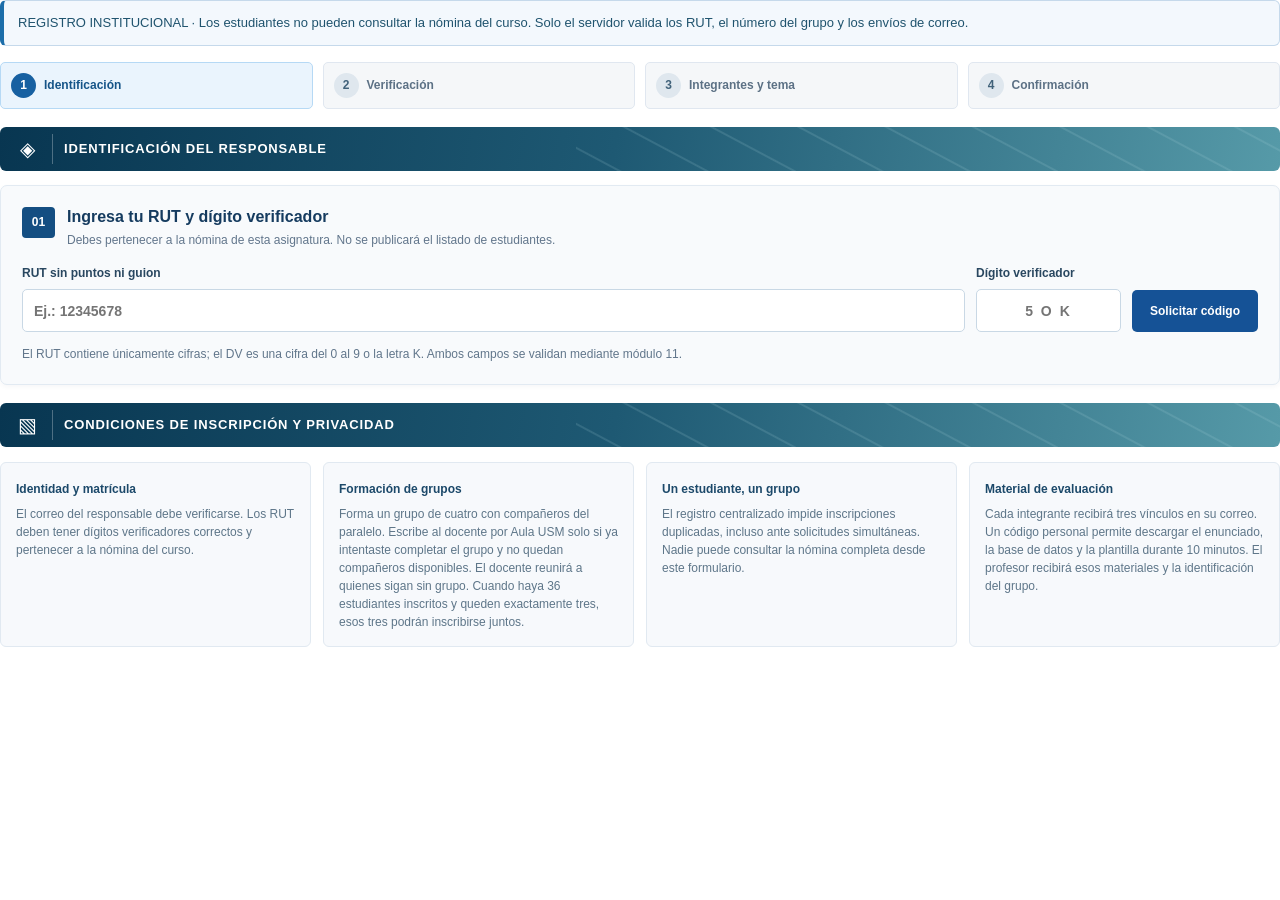
<file: tareaIA/index.html>
<!doctype html>
<html lang="es-CL">
<head>
  <meta charset="utf-8" />
  <meta name="viewport" content="width=device-width,initial-scale=1" />
  <meta name="theme-color" content="#164b9d" />
  <meta name="robots" content="noindex,nofollow" />
  <meta name="description" content="Inscripción de grupos para Estadística Descriptiva, MAT007A25, paralelo 300. Validación privada por RUT y DV." />
  <title>Inscripción de grupos | Estadística Descriptiva · UTFSM</title>
  <link rel="stylesheet" href="assets/style.css?v=2" />
  <link rel="stylesheet" href="assets/carga.css" />

<style>
/* Formulario para incrustar en Moodle: la plataforma ya aporta cabecera,
   navegación, título de curso y contenedor visual. */
html { background:transparent!important; scroll-behavior:auto; width:100%; min-width:0; }
body { margin:0!important; background:transparent!important; width:100%; min-width:0; }
.wrapper { max-width:none!important; width:100%!important; min-width:0!important; margin:0!important; padding:0!important; }
.page { width:100%!important; max-width:none!important; min-width:0!important; background:transparent!important; border:0!important; border-radius:0!important;
        box-shadow:none!important; padding:0!important; }
.info-note { margin-top:0!important; }
.stepper { margin:16px 0 8px; }
.section { margin-top:18px; }
.section:last-child { margin-bottom:6px; }
@media(max-width:770px) {
  .stepper { gap:6px; }
  .panel { padding:14px; }
}
</style>
</head>
<body class="moodle-content">
<main class="wrapper" aria-label="Formulario de inscripción de grupos">
<div class="page">
    <div class="info-note" id="modeNotice" role="status"></div>
    <div class="stepper" aria-label="Etapas de la inscripción"><div class="step now" id="step1"><b>1</b><span>Identificación</span></div><div class="step" id="step2"><b>2</b><span>Verificación</span></div><div class="step" id="step3"><b>3</b><span>Integrantes y tema</span></div><div class="step" id="step4"><b>4</b><span>Confirmación</span></div></div>
    <div class="carga-curso" id="carga" role="status" aria-live="polite" aria-atomic="true"></div>
    <section class="section" id="authSection" aria-labelledby="titleAuth"><div class="section-band"><span class="band-icon" aria-hidden="true">◈</span><h2 id="titleAuth">Identificación del responsable</h2></div>
      <div class="panel" id="authPanel">
        <div class="panel-heading"><span class="counter">01</span><div><h3>Ingresa tu RUT y dígito verificador</h3><p>Debes pertenecer a la nómina de esta asignatura. No se publicará el listado de estudiantes.</p></div></div>
        <form id="authForm" novalidate><div class="login-fields"><label class="control">RUT sin puntos ni guion<input id="loginNumero" class="field" type="text" inputmode="numeric" autocomplete="off" maxlength="8" placeholder="Ej.: 12345678" aria-describedby="rutHelp" required /></label><label class="control dv-control">Dígito verificador<input id="loginDV" class="field dv-field" type="text" inputmode="text" autocapitalize="characters" maxlength="1" placeholder="5 o K" required /></label><button id="sendCodeBtn" class="btn primary" type="submit">Solicitar código</button></div></form>
        <p class="minor" id="rutHelp">El RUT contiene únicamente cifras; el DV es una cifra del 0 al 9 o la letra K. Ambos campos se validan mediante módulo 11.</p>
      </div>
      <div class="panel hidden" id="otpPanel"><div class="panel-heading"><span class="counter">02</span><div><h3>Verificación mediante correo electrónico</h3><p>Si el RUT figura en el curso, se enviará un código al correo registrado. No se revela la dirección.</p></div></div><form id="otpForm"><div class="otp-line"><label class="control">Código de seis dígitos<input class="field otp" id="otpCode" type="text" inputmode="numeric" maxlength="6" autocomplete="one-time-code" placeholder="000000" required /></label><button class="btn primary" type="submit" id="verifyBtn">Verificar e ingresar</button></div></form><button class="text-button" type="button" id="backLogin">Cambiar RUT</button></div>
    </section>
    <div id="flash" class="message" role="alert" aria-live="polite"></div>
    <section class="section hidden" id="enrollment" aria-labelledby="titleEnroll"><div class="section-band"><span class="band-icon" aria-hidden="true">▤</span><h2 id="titleEnroll">Integrantes y número de grupo</h2></div>
      <div class="actor"><span class="actor-circle" aria-hidden="true">✓</span><div><b id="actorName">Responsable verificado</b><span>Correo validado · primer integrante asignado automáticamente</span></div></div>
      <div class="panel">
        <div class="panel-heading"><span class="counter">03</span><div><h3>Identifica a los integrantes del grupo</h3><p id="groupRule"></p><p>Todos los integrantes deben estar matriculados y no pertenecer ya a otro grupo. No se muestran nombres ni estados individuales.</p></div></div>
        <div class="member-table" role="group" aria-label="RUT de los integrantes">
          <div class="member-head"><span>Integrante</span><span>RUT (solo números)</span><span>DV</span><span>Validación</span></div>
          <div class="member-row lead" data-index="0"><span class="member-label"><b>01</b> Responsable</span><label><span class="sr-only">RUT integrante 1</span><input class="field member-number" type="text" inputmode="numeric" maxlength="8" readonly aria-readonly="true" /></label><label><span class="sr-only">DV integrante 1</span><input class="field member-dv" type="text" maxlength="1" readonly aria-readonly="true" /></label><span class="dv-status status-success">Verificado</span></div>
          <div class="member-row" data-index="1"><span class="member-label"><b>02</b> Integrante</span><label><span class="sr-only">RUT integrante 2</span><input class="field member-number" type="text" inputmode="numeric" maxlength="8" autocomplete="off" placeholder="Sin puntos" /></label><label><span class="sr-only">DV integrante 2</span><input class="field member-dv" type="text" inputmode="text" autocapitalize="characters" maxlength="1" placeholder="DV" /></label><span class="dv-status status-neutral">Pendiente</span></div>
          <div class="member-row" data-index="2"><span class="member-label"><b>03</b> Integrante</span><label><span class="sr-only">RUT integrante 3</span><input class="field member-number" type="text" inputmode="numeric" maxlength="8" autocomplete="off" placeholder="Sin puntos" /></label><label><span class="sr-only">DV integrante 3</span><input class="field member-dv" type="text" inputmode="text" autocapitalize="characters" maxlength="1" placeholder="DV" /></label><span class="dv-status status-neutral">Pendiente</span></div>
          <div class="member-row" data-index="3"><span class="member-label"><b>04</b> Integrante</span><label><span class="sr-only">RUT integrante 4</span><input class="field member-number" type="text" inputmode="numeric" maxlength="8" autocomplete="off" placeholder="Sin puntos" /></label><label><span class="sr-only">DV integrante 4</span><input class="field member-dv" type="text" inputmode="text" autocapitalize="characters" maxlength="1" placeholder="DV" /></label><span class="dv-status status-neutral">Pendiente</span></div>
        </div><div class="lower-line"><span id="counterText">1 de 4 RUT válidos</span><span class="privacy-inline">La matrícula y las inscripciones se comprobarán en el servidor al confirmar</span></div>
      </div>
      <div class="panel"><div class="panel-heading"><span class="counter">04</span><div><h3>Selecciona el número del grupo</h3><p>Un grupo reservado se deshabilita automáticamente. Los números no muestran información de sus integrantes.</p></div></div><div class="group-grid"><label class="control">Número de grupo<select id="groupSelect" class="field"><option value="">Seleccionar grupo...</option></select></label><div class="group-description"><span class="detail-label">CASO ASOCIADO</span><strong id="assignmentName">Selecciona un grupo</strong><p id="assignmentHint">Al completar la inscripción recibirás los vínculos a los tres materiales de tu grupo.</p></div></div><label class="consent"><input type="checkbox" id="acceptTerms"/><span>Declaro que todos los integrantes conocen y aceptan formar parte de este grupo y que he revisado cuidadosamente los RUT ingresados.</span></label><div class="form-actions"><button id="registerBtn" class="btn primary" disabled type="button">Confirmar inscripción del grupo</button><button type="button" class="btn secondary" id="refreshGroups">Actualizar disponibilidad</button></div></div>
    </section>
    <section class="result hidden" id="result" aria-live="polite"><div class="success-mark">✓</div><h2 id="resultTitle">Inscripción registrada</h2><p id="resultDetail"></p><div class="result-summary" id="resultSummary"></div><p class="minor" id="resultEmails"></p><div class="form-actions"><a hidden id="materialsLink" href="materiales.html" target="_blank" rel="noopener noreferrer">Acceder a los materiales de mi grupo</a><button id="previewMailBtn" type="button" class="btn secondary hidden">Ver simulación de correos</button><button id="demoReset" type="button" class="btn ghost hidden">Reiniciar solo la demostración</button></div></section>
    <section class="section condiciones-inscripcion"><div class="section-band"><span class="band-icon" aria-hidden="true">▧</span><h2>Condiciones de inscripción y privacidad</h2></div><div class="rules"><div><strong>Identidad y matrícula</strong><p>El correo del responsable debe verificarse. Los RUT deben tener dígitos verificadores correctos y pertenecer a la nómina del curso.</p></div><div><strong>Formación de grupos</strong><p>Forma un grupo de cuatro con compañeros del paralelo. Escribe al docente por Aula USM solo si ya intentaste completar el grupo y no quedan compañeros disponibles. El docente reunirá a quienes sigan sin grupo. Cuando haya 36 estudiantes inscritos y queden exactamente tres, esos tres podrán inscribirse juntos.</p></div><div><strong>Un estudiante, un grupo</strong><p>El registro centralizado impide inscripciones duplicadas, incluso ante solicitudes simultáneas. Nadie puede consultar la nómina completa desde este formulario.</p></div><div><strong>Material de evaluación</strong><p>Cada integrante recibirá tres vínculos en su correo. Un código personal permite descargar el enunciado, la base de datos y la plantilla durante 10 minutos. El profesor recibirá esos materiales y la identificación del grupo.</p></div></div></section>
</div>
</main>
<div id="modal" class="modal hidden" role="dialog" aria-modal="true" aria-labelledby="modalTitle"><div class="modal-card"><div class="modal-title"><h2 id="modalTitle">Notificaciones simuladas</h2><button type="button" id="closeModal" class="close" aria-label="Cerrar">×</button></div><pre id="modalText"></pre></div></div>
<script src="assets/config.js"></script>
<script src="assets/carga.js"></script>
<script src="assets/app.js?v=5"></script>
<script>
/* EST001A v1: comunicación de altura con el contenedor Moodle.
   Solo se transmite una dimensión (px); nunca datos personales del formulario. */
(function () {
  'use strict';
  if (window.parent === window) return; // vista independiente en GitHub Pages

  var CHANNEL = 'EST001A_MOODLE_IFRAME_V1';
  var content = document.querySelector('main.wrapper');
  if (!content) return;

  var scheduled = false;
  var lastHeight = 0;
  var requested = false;
  var targetOrigin = '*';
  try {
    if (document.referrer) targetOrigin = new URL(document.referrer).origin;
  } catch (_) {}

  function measureHeight() {
    // Medir el contenido y NO la altura del viewport del iframe:
    // evita bucles de crecimiento al modificar la altura desde Moodle.
    var bottom = content.getBoundingClientRect().bottom + window.scrollY;
    return Math.max(180, Math.min(32000, Math.ceil(bottom + 16)));
  }

  function report(force) {
    scheduled = false;
    var h = measureHeight();
    if (!force && Math.abs(h - lastHeight) < 2) return;
    lastHeight = h;
    window.parent.postMessage({channel: CHANNEL, type: 'height', height: h}, targetOrigin);
  }

  function queue(force) {
    requested = requested || !!force;
    if (scheduled) return;
    scheduled = true;
    requestAnimationFrame(function () {
      var fresh = requested;
      requested = false;
      report(fresh);
    });
  }

  // Solicitudes del padre en el momento de cargar o cambiar el ancho.
  window.addEventListener('message', function (event) {
    if (event.source !== window.parent) return;
    if (!event.data || event.data.channel !== CHANNEL || event.data.type !== 'request-height') return;
    if (targetOrigin !== '*' && event.origin !== targetOrigin) return;
    queue(true);
  });

  window.addEventListener('load', function () { queue(true); });
  window.addEventListener('resize', function () { queue(true); });
  window.addEventListener('orientationchange', function () { queue(true); });
  document.addEventListener('DOMContentLoaded', function () { queue(true); });

  if (window.ResizeObserver) {
    var resizeObserver = new ResizeObserver(function () { queue(false); });
    resizeObserver.observe(content);
    var page = content.querySelector('.page');
    if (page) resizeObserver.observe(page);
  }
  if (window.MutationObserver) {
    var mutations = new MutationObserver(function () { queue(false); });
    mutations.observe(content, {subtree:true, childList:true,
      attributes:true, attributeFilter:['class', 'style', 'hidden', 'aria-expanded']});
  }
  if (document.fonts && document.fonts.ready) {
    document.fonts.ready.then(function () { queue(true); });
  }
  queue(true);
})();
</script>
</body>
</html>
</file>
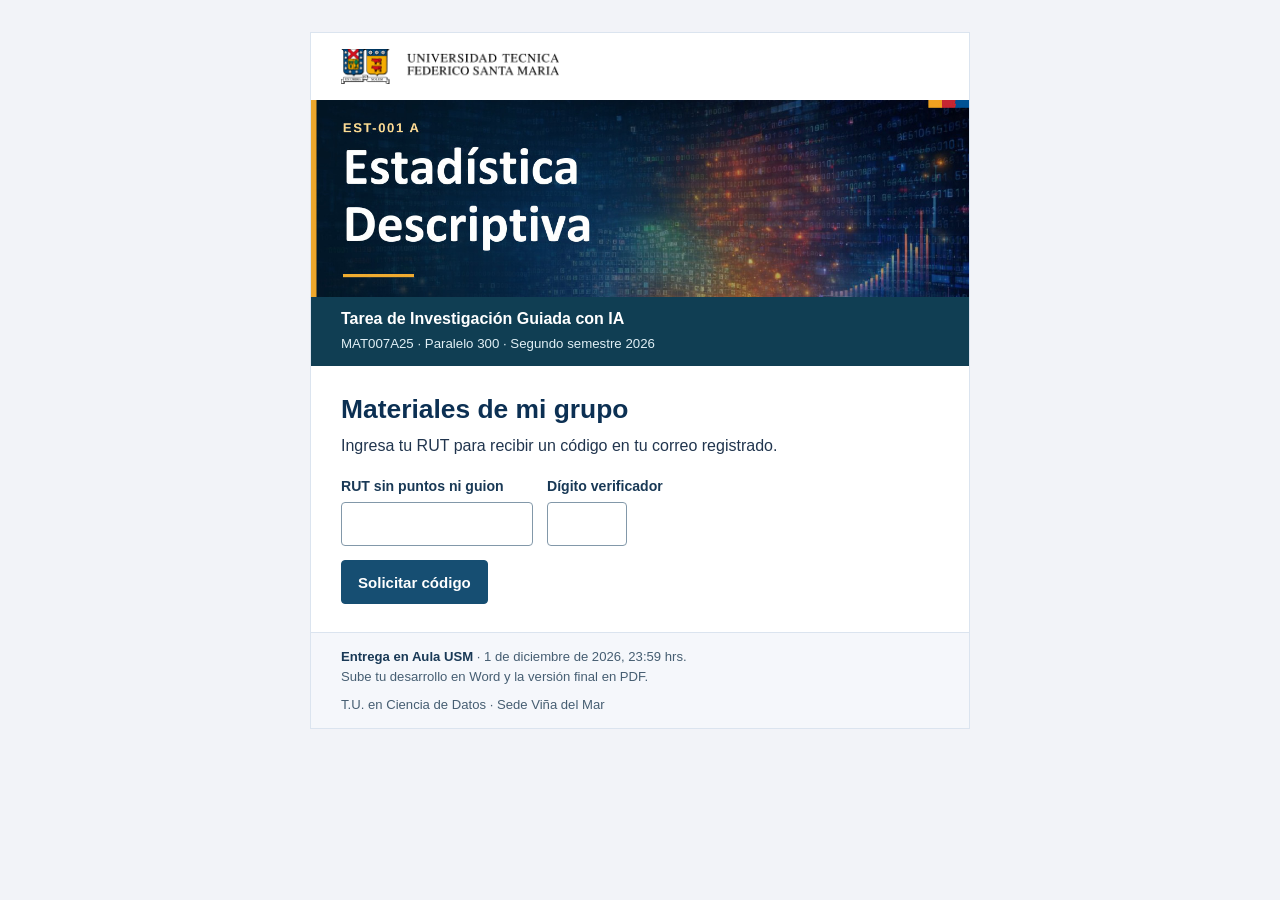
<file: tareaIA/materiales.html>
<!doctype html>
<html lang="es-CL">
<head>
  <meta charset="utf-8">
  <meta name="viewport" content="width=device-width,initial-scale=1">
  <meta name="referrer" content="no-referrer">
  <meta name="robots" content="noindex,nofollow">
  <meta http-equiv="Content-Security-Policy" content="default-src 'none'; script-src 'self'; style-src 'self'; img-src 'self'; connect-src 'self' https://bjduerrhpmwgwsxusmuy.supabase.co; form-action 'none'; base-uri 'none'">
  <title>Materiales de mi grupo · Estadística Descriptiva · USM</title>
  <link rel="stylesheet" href="assets/materiales.css?v=2">
  <link rel="stylesheet" href="assets/carga.css">
  <script defer src="assets/config.js"></script>
  <script defer src="assets/carga.js"></script>
  <script defer src="assets/materiales.js?v=2"></script>
</head>
<body>
  <main>
    <header>
      <div class="universidad"><img src="assets/logo-usm.png" width="218" height="35" alt="Universidad Técnica Federico Santa María"></div>
      <h1><img src="assets/cabecera-estadistica-descriptiva.jpg" width="1200" height="360" alt="Estadística Descriptiva · EST-001 A"></h1>
      <div class="asignatura">
        <p>Tarea de Investigación Guiada con IA</p>
        <p>MAT007A25 · Paralelo 300 · Segundo semestre 2026</p>
      </div>
    </header>
    <section aria-labelledby="heading">
      <h2 id="heading">Materiales de mi grupo</h2>
      <p id="hint">Ingresa tu RUT para recibir un código en tu correo registrado.</p>
      <div class="carga-curso" id="carga" role="status" aria-live="polite" aria-atomic="true"></div>
      <form id="identity">
        <div class="fields">
          <label>RUT sin puntos ni guion<input id="numero" inputmode="numeric" pattern="[0-9]{6,8}" maxlength="8" required></label>
          <label>Dígito verificador<input id="dv" maxlength="1" pattern="[0-9Kk]" autocapitalize="characters" required></label>
        </div>
        <button type="submit" id="pedir">Solicitar código</button>
      </form>
      <form id="verification" hidden>
        <label>Código de seis dígitos<input id="code" pattern="[0-9]{6}" maxlength="6" inputmode="numeric" autocomplete="one-time-code" required></label>
        <div class="acciones">
          <button type="submit" id="verificar">Verificar y descargar</button>
          <button type="button" id="back" class="secondary">Volver a ingresar mi RUT</button>
        </div>
      </form>
      <div id="choices" hidden>
        <div class="files">
          <button data-type="enunciado"><span data-etiqueta>Enunciado de la tarea</span><small>PDF</small></button>
          <button data-type="datos"><span data-etiqueta>Base de datos</span></button>
          <button data-type="plantilla"><span data-etiqueta>Plantilla de desarrollo</span><small>Word</small></button>
        </div>
        <button class="secondary" id="end">Cerrar acceso</button>
      </div>
      <p id="status" role="status" aria-live="polite" aria-atomic="true"></p>
      <noscript>Activa JavaScript en tu navegador para identificarte y descargar los archivos.</noscript>
    </section>
    <footer>
      <p><strong>Entrega en Aula USM</strong> · 1 de diciembre de 2026, 23:59 hrs.</p>
      <p>Sube tu desarrollo en Word y la versión final en PDF.</p>
      <p class="sede">T.U. en Ciencia de Datos · Sede Viña del Mar</p>
    </footer>
  </main>
</body>
</html>
</file>
<file: tareaIA/assets/style.css>
:root{--navy:#0c3053;--nav:#184ea4;--ink:#21354e;--muted:#62768c;--line:#dbe4ef;--soft:#f5f7fb;--teal:#4e98a5;--green:#13744d;--error:#ab3e3d;--bg:#f2f3f8}*{box-sizing:border-box}html{scroll-behavior:smooth}body{margin:0;background:var(--bg);font-family:Arial,Helvetica,sans-serif;color:var(--ink);font-size:14px;line-height:1.5}button,input,select{font:inherit}button{cursor:pointer}button:disabled{cursor:not-allowed;opacity:.53}input:focus,select:focus,button:focus-visible{outline:3px solid #94c7fa;outline-offset:2px}label{display:block}.hidden{display:none!important}.sr-only{position:absolute;width:1px;height:1px;padding:0;margin:-1px;overflow:hidden;clip:rect(0,0,0,0);white-space:nowrap;border:0}
.institution{background:#fff;box-shadow:0 1px 3px #1f304917}.institution-inner{max-width:1170px;min-height:53px;margin:0 auto;padding:7px 18px;display:flex;align-items:center;gap:29px}.brand{display:flex;align-items:center;gap:10px;min-width:190px}.mark{width:39px;height:38px;border:1px solid #285077;display:grid;grid-template-columns:repeat(2,1fr);grid-template-rows:repeat(2,1fr);flex-shrink:0;gap:1px;background:#fff;padding:2px;font:bold 11px Georgia,serif;text-align:center}.mark span{display:grid;place-items:center;background:#ffd447}.mark span:nth-child(2){background:#cc3348;color:#fff}.mark span:nth-child(3){background:#4b8cb7;color:#fff}.mark span:nth-child(4){background:#fff}.brand-name{font:bold 11px/1.1 Georgia,serif;letter-spacing:.3px}.top-context,.user-context{color:#536275;font-size:12px}.user-context{margin-left:auto}.nav{background:var(--nav);color:#fff}.nav-inner{max-width:1170px;margin:auto;padding:0 21px;display:flex;gap:25px}.nav-inner span{padding:9px 0;white-space:nowrap;font-size:12px}.nav-active{border-bottom:3px solid #fff;font-weight:bold}
.wrapper{max-width:1080px;margin:22px auto 50px;padding:0 16px}.course-heading{font-size:18px;letter-spacing:-.2px;margin:0 0 15px;font-weight:750;color:#232d3a}.course-heading span{font-weight:500;color:#647485;font-size:14px}.page{background:#fff;border:1px solid #e7edf4;border-radius:8px;padding:24px 24px 10px;box-shadow:0 3px 12px #263e5d08}.tabs{display:flex;gap:24px;border-bottom:1px solid #dfe8f0;margin-bottom:23px}.tab{padding:0 0 12px;color:#6b819a;font-size:12px}.tab.selected{font-weight:bold;color:#145195;border-bottom:3px solid #276cae;margin-bottom:-1px}.hero{position:relative;background:linear-gradient(108deg,#071e39,#123f69 62%,#286c85);border-radius:8px;padding:37px 36px;overflow:hidden;min-height:181px;color:white}.hero:before{content:"";position:absolute;inset:0;opacity:.17;background:repeating-linear-gradient(28deg,transparent 0 25px,#c4eef5 26px 27px,transparent 28px 53px),repeating-linear-gradient(-28deg,transparent 0 36px,#bfe5ef 37px 38px,transparent 39px 70px)}.hero:after{content:"";position:absolute;top:0;right:0;width:92px;height:7px;background:linear-gradient(90deg,#f8bc38 0 33%,#bf3143 33% 67%,#2381c5 67%)}.hero-inner{position:relative;z-index:1}.small-uppercase{font-size:10px;letter-spacing:2px;opacity:.78;font-weight:700}.hero h2{font:800 37px/1.08 Arial,sans-serif;letter-spacing:-.9px;margin:13px 0 8px}.hero p{margin:0;color:#d9e7f1;font-size:14px}.hero-big{font-weight:800;font-size:150px;position:absolute;right:32px;bottom:-42px;opacity:.11}.hero-tags{display:flex;flex-wrap:wrap;gap:7px;margin-top:22px}.hero-tags span{background:#eaf6fb21;border:1px solid #d6e8f344;border-radius:18px;padding:3px 9px;font-size:11px}
.info-note{margin-top:20px;border:1px solid #c5d9eb;border-left:4px solid #1c6eaa;background:#f3f8fd;border-radius:6px;padding:12px 14px;font-size:13px;color:#1f536e}.info-note.test{border-color:#e9d6a0;border-left-color:#e6ac29;background:#fffbf1;color:#785a12}.stepper{display:grid;grid-template-columns:repeat(4,1fr);gap:10px;margin:21px 0}.step{min-width:0;display:flex;align-items:center;gap:8px;padding:10px;background:#f5f7f9;border:1px solid #e0e7f0;color:#5c7185;border-radius:5px;font-weight:bold;font-size:12px}.step b{border-radius:50%;background:#dfe7ee;color:#41627a;display:grid;place-items:center;width:25px;height:25px;flex-shrink:0}.step.now{background:#eaf4fd;border-color:#b6d9f5;color:#155488}.step.now b{background:#1760a1;color:white}.step.done{background:#edf9f3;border-color:#b8dec9;color:#18714a}.step.done b{background:#19764f;color:#fff}.section{margin-top:22px}.section-band{display:flex;align-items:center;gap:11px;min-height:36px;position:relative;border-radius:6px;background:linear-gradient(100deg,#083651,#1e5973 48%,#569aa8);padding:7px 15px;overflow:hidden;color:#fff}.section-band:after{content:"";position:absolute;inset:0 0 0 45%;background:repeating-linear-gradient(28deg,transparent 0 19px,#b2d9df27 20px 21px,transparent 22px 41px);pointer-events:none}.section-band h2{z-index:1;margin:0;font-family:'Arial Narrow',Arial,sans-serif;font-stretch:condensed;font-size:13px;text-transform:uppercase;letter-spacing:.85px}.band-icon{z-index:1;display:grid;place-items:center;font-size:20px;min-width:38px;border-right:1px solid #ffffff47;padding-right:12px}.panel{background:#f8fafc;border:1px solid #e2eaf2;border-radius:7px;margin:14px 0 0;padding:21px;box-shadow:0 2px 5px #15283e09}.panel-heading{display:flex;align-items:flex-start;gap:12px;margin-bottom:15px}.counter{display:grid;place-items:center;background:#144e82;color:white;font-size:12px;font-weight:800;width:33px;height:31px;border-radius:4px;flex-shrink:0}.panel h3{font-size:16px;line-height:1.24;color:#153b5f;margin:0 0 5px}.panel-heading p{font-size:12px;color:var(--muted);margin:0}.login-fields{display:flex;gap:11px;align-items:end;flex-wrap:wrap}.control{font-size:12px;font-weight:bold;color:#294760;flex:1;min-width:160px}.dv-control{flex:0 0 145px;min-width:100px}.field{width:100%;height:43px;display:block;border:1px solid #c9d8e5;color:#1a3954;border-radius:5px;background:#fff;padding:10px 11px;margin-top:7px;font-size:14px}.field[readonly]{background:#ecf3fa;color:#255276;font-weight:700}.dv-field{text-align:center;letter-spacing:2px;text-transform:uppercase}.btn{border:1px solid transparent;padding:11px 17px;border-radius:5px;font-size:12px;font-weight:800;line-height:1.5;transition:background .12s}.btn.primary{background:#155296;color:#fff}.btn.primary:not(:disabled):hover{background:#0c3e76}.btn.secondary{background:#e6f0fb;color:#12538c;border-color:#c7dbe9}.btn.ghost{background:#fff;color:#245277;border-color:#c5d7e6}.minor{font-size:12px;color:#61768b;margin:13px 0 0}.otp-line{display:flex;gap:12px;align-items:end;flex-wrap:wrap}.otp-line .control{max-width:290px}.otp{letter-spacing:5px;font-weight:800;font-size:18px}.text-button{background:none;border:0;text-decoration:underline;color:#1f6daa;margin-top:13px;padding:0;font-size:12px}.message{display:none;padding:13px 14px;margin:14px 0;border-radius:6px;font-size:13px}.message.show{display:block}.message.error{background:#fff0f0;border:1px solid #efc7c7;color:#903b3b}.message.info{background:#ecf5ff;border:1px solid #c6dff4;color:#2a5676}.message.success{background:#f0fbf6;border:1px solid #b7e1ca;color:#156b49}
.actor{margin-top:14px;padding:12px 17px;border-radius:6px;display:flex;align-items:center;gap:13px;background:#e8f5fb;border:1px solid #bfe0ed}.actor-circle{width:35px;height:35px;display:grid;place-items:center;background:#d0e9f3;color:#175a74;font-weight:900;border-radius:50%}.actor b{display:block;color:#184765}.actor span{display:block;color:#658296;font-size:11px}.member-table{border:1px solid #dce6ef;background:#fff;border-radius:7px;overflow:hidden}.member-head,.member-row{display:grid;grid-template-columns:minmax(122px,1.1fr) minmax(128px,2fr) minmax(74px,.6fr) minmax(100px,1.25fr);align-items:center;column-gap:14px;padding:9px 12px}.member-head{background:#ecf3f8;color:#42637a;font-size:11px;text-transform:uppercase;font-weight:800}.member-row{border-top:1px solid #e9eff5}.member-row.lead{background:#f5fbff}.member-label{font-size:12px;white-space:nowrap}.member-label b{display:inline-grid;place-items:center;background:#e2edf6;color:#285e7f;border-radius:5px;padding:4px 6px;margin-right:6px}.member-row .field{margin:0;height:40px}.member-dv{text-align:center;text-transform:uppercase}.dv-status{font-size:12px;white-space:nowrap}.status-success{color:#14724b;font-weight:700}.status-error{color:#b04040;font-weight:700}.status-neutral{color:#7a8b9a}.lower-line{margin-top:10px;display:flex;align-items:center;justify-content:space-between;gap:12px}.lower-line span:first-child{font-weight:800;font-size:12px}.privacy-inline{color:#687b8e;font-size:11px}.group-grid{display:grid;grid-template-columns:250px minmax(0,1fr);gap:15px;align-items:stretch}.group-description{background:white;border:1px solid #dbe7f0;padding:13px 16px;border-radius:6px}.detail-label{display:block;color:#527c93;font-size:10px;letter-spacing:1px;font-weight:900}.group-description strong{display:block;margin-top:5px;color:#143a5a;font-size:14px}.group-description p{font-size:12px;color:#637789;margin:4px 0 0}.consent{margin:18px 0;display:flex;align-items:flex-start;gap:10px;color:#365268;font-size:12px}.consent input{accent-color:#165b9b;min-width:17px;height:17px;margin:2px 0}.form-actions{display:flex;flex-wrap:wrap;align-items:center;gap:10px}.result{background:#f7fcf9;border:1px solid #b6dec8;margin-top:25px;padding:24px;border-radius:7px}.success-mark{width:35px;height:35px;background:#178453;border-radius:50%;color:#fff;display:grid;place-items:center;font-size:21px;font-weight:bold}.result h2{color:#146b46;font-size:21px;margin:11px 0 5px}.result p{font-size:13px}.result-summary{border:1px solid #d8e7de;background:#fff;border-radius:6px;padding:13px;margin:12px 0;font-weight:700}.condiciones-inscripcion { container: condiciones / inline-size; }
.rules {
  display: grid;
  grid-template-columns: minmax(0, 1fr);
  gap: 12px;
  margin: 15px 0 28px;
}
@container condiciones (min-width: 520px) {
  .rules { grid-template-columns: repeat(2, minmax(0, 1fr)); }
}
@container condiciones (min-width: 900px) {
  .rules { grid-template-columns: repeat(4, minmax(0, 1fr)); }
}
.rules>div{background:#f7f9fc;border:1px solid #e1e9f1;border-radius:6px;padding:15px}.rules strong{color:#1c496a;font-size:12px}.rules p{font-size:12px;color:#5e7689;margin:6px 0 0}.footer{padding:14px 3px 13px;border-top:1px solid #edf0f4;display:flex;justify-content:space-between;gap:12px;flex-wrap:wrap;font-size:11px;color:#8792a1}.modal{position:fixed;inset:0;background:#071e35ac;z-index:15;display:flex;align-items:center;justify-content:center;padding:16px}.modal-card{width:min(690px,100%);max-height:90vh;overflow:auto;background:white;border-radius:8px;padding:20px}.modal-title{display:flex;justify-content:space-between;align-items:center;gap:10px}.modal-title h2{font-size:18px;margin:0}.close{font-size:25px;background:none;border:0;padding:0 6px}.modal pre{white-space:pre-wrap;word-wrap:break-word;font:12px/1.6 ui-monospace,Consolas,monospace;background:#f4f7fa;padding:16px;border-radius:4px}
@media(max-width:770px){.user-context{display:none}.institution-inner{gap:15px}.top-context{font-size:11px}.wrapper{padding:0 9px}.page{padding:12px}.course-heading{font-size:15px}.course-heading span{display:block;font-size:12px}.hero{padding:28px 21px}.hero h2{font-size:31px}.hero-big{display:none}.steps{gap:6px}.stepper .step{padding:7px;font-size:10px}.stepper .step b{width:21px;height:21px}.section-band h2{font-size:12px}.panel{padding:14px}.member-head,.member-row{grid-template-columns:minmax(90px,1fr) minmax(95px,1.5fr) 60px;gap:7px;padding:9px 8px}.member-head>span:last-child{display:none}.member-row .dv-status{grid-column:2/4;margin-top:0;font-size:11px}.member-label{font-size:10px}.member-label b{padding:2px 4px;margin-right:3px}.group-grid{grid-template-columns:1fr}.lower-line{flex-direction:column;align-items:start}.hero-tags span{font-size:10px}.top-context{display:none}.step span{display:none}.step{justify-content:center}}@media(max-width:460px){.nav-inner{gap:14px;overflow:auto}.nav-inner span{font-size:11px}.brand{min-width:unset}.brand-name{font-size:9px}.hero h2{font-size:27px}.dv-control{flex:1 1 105px}.login-fields .btn{width:100%}.panel-heading p{font-size:11px}}
</file>
<file: tareaIA/assets/carga.css>
.carga-curso:empty { margin: 0; padding: 0; }
.carga-curso:not(:empty):not(.carga-en-boton) {
  display: flex;
  align-items: center;
  gap: .65rem;
  margin: .85rem 0;
  color: #164f64;
  font-weight: 600;
}
.carga-en-boton {
  position: absolute;
  width: 1px;
  height: 1px;
  overflow: hidden;
  clip-path: inset(50%);
  white-space: nowrap;
}
button[aria-busy="true"]:disabled { cursor: wait; opacity: 1; }
button[aria-busy="true"]::before,
.carga-curso:not(:empty):not(.carga-en-boton)::before {
  content: "";
  display: inline-block;
  box-sizing: border-box;
  width: 1em;
  height: 1em;
  flex: none;
  border: 2px solid currentColor;
  border-right-color: transparent;
  border-radius: 50%;
  animation: curso-giro .8s linear infinite;
}
button[aria-busy="true"]::before { margin-inline-end: .55em; vertical-align: -.13em; }
@keyframes curso-giro { to { transform: rotate(360deg); } }
@media (prefers-reduced-motion: reduce) {
  button[aria-busy="true"]::before, .carga-curso::before { animation: none !important; }
}
</file>
<file: tareaIA/assets/materiales.css>
:root {
  color-scheme: light;
  font: 16px/1.5 Arial, Helvetica, sans-serif;
  color: #21354e;
  background: #f2f3f8;
  --margen: clamp(18px, 4vw, 30px);
}
* { box-sizing: border-box; }
[hidden] { display: none !important; }
body { margin: 0; padding: clamp(8px, 3vw, 32px) 8px; }
main { width: min(100%, 660px); margin: auto; background: #fff; border: 1px solid #dbe4ef; }
.universidad { padding: 16px var(--margen); }
.universidad img { display: block; width: min(218px, 100%); height: auto; }
h1 { margin: 0; background: #09253c; color: white; font: bold 1.8rem/1.2 Calibri, Arial, sans-serif; }
h1 img { width: 100%; height: auto; display: block; }
.asignatura { padding: 10px var(--margen) 12px; color: white; background: #103e53; }
.asignatura p, footer p { margin: 0; }
.asignatura p:first-child { font-weight: bold; }
.asignatura p + p { margin-top: 3px; font-size: .83rem; color: #e0eff5; }
section { padding: clamp(19px, 4vw, 28px) var(--margen); }
h2 { margin: 0; color: #0c3053; font-size: clamp(1.35rem, 4vw, 1.65rem); line-height: 1.2; }
#hint { margin: 8px 0 18px; }
.fields, .acciones { display: flex; align-items: flex-end; flex-wrap: wrap; gap: 0 14px; }
label { display: block; color: #193956; font-weight: bold; font-size: .88rem; }
input { display: block; max-width: 100%; width: 12rem; padding: .65rem; margin: 5px 0 14px; border: 1px solid #8298a9; border-radius: 4px; font: normal 1rem/1.35 Arial, sans-serif; }
#dv { width: 5rem; text-transform: uppercase; }
#code { width: 10rem; letter-spacing: .25em; }
button { min-height: 44px; border: 1px solid #164e72; border-radius: 4px; padding: .6rem 1rem; background: #164e72; color: white; font: 700 .94rem/1.4 Arial, sans-serif; cursor: pointer; }
button:hover:enabled { background: #103e53; }
button:focus-visible, input:focus-visible { outline: 3px solid #187bb4; outline-offset: 3px; }
button:disabled { cursor: wait; opacity: .65; }
.secondary { background: #fff; color: #164e72; border-color: #90aaba; }
.secondary:hover:enabled { background: #eef5f8; }
.acciones { align-items: center; gap: 8px 12px; }
.files { display: grid; margin-bottom: 14px; }
.files button { display: flex; align-items: center; gap: .65rem; text-align: left; min-height: 46px; padding: .7rem .85rem; color: #164e72; background: #f5f8fb; border: 1px solid #dbe4ef; border-radius: 0; }
.files button + button { border-top: none; }
.files button:hover:enabled { background: #e9f2f7; }
.files button small { margin-left: auto; font-size: .78rem; font-weight: normal; }
#status:empty { margin: 0; }
#status:not(:empty) { margin: 16px 0 0; padding: 9px 12px; background: #ecf5f8; color: #184253; border-left: 3px solid #327886; }
footer { padding: 14px var(--margen); border-top: 1px solid #dbe4ef; background: #f5f7fb; color: #465e72; font-size: .82rem; }
footer strong { color: #193956; }
.sede { margin-top: 8px; }
</file>
